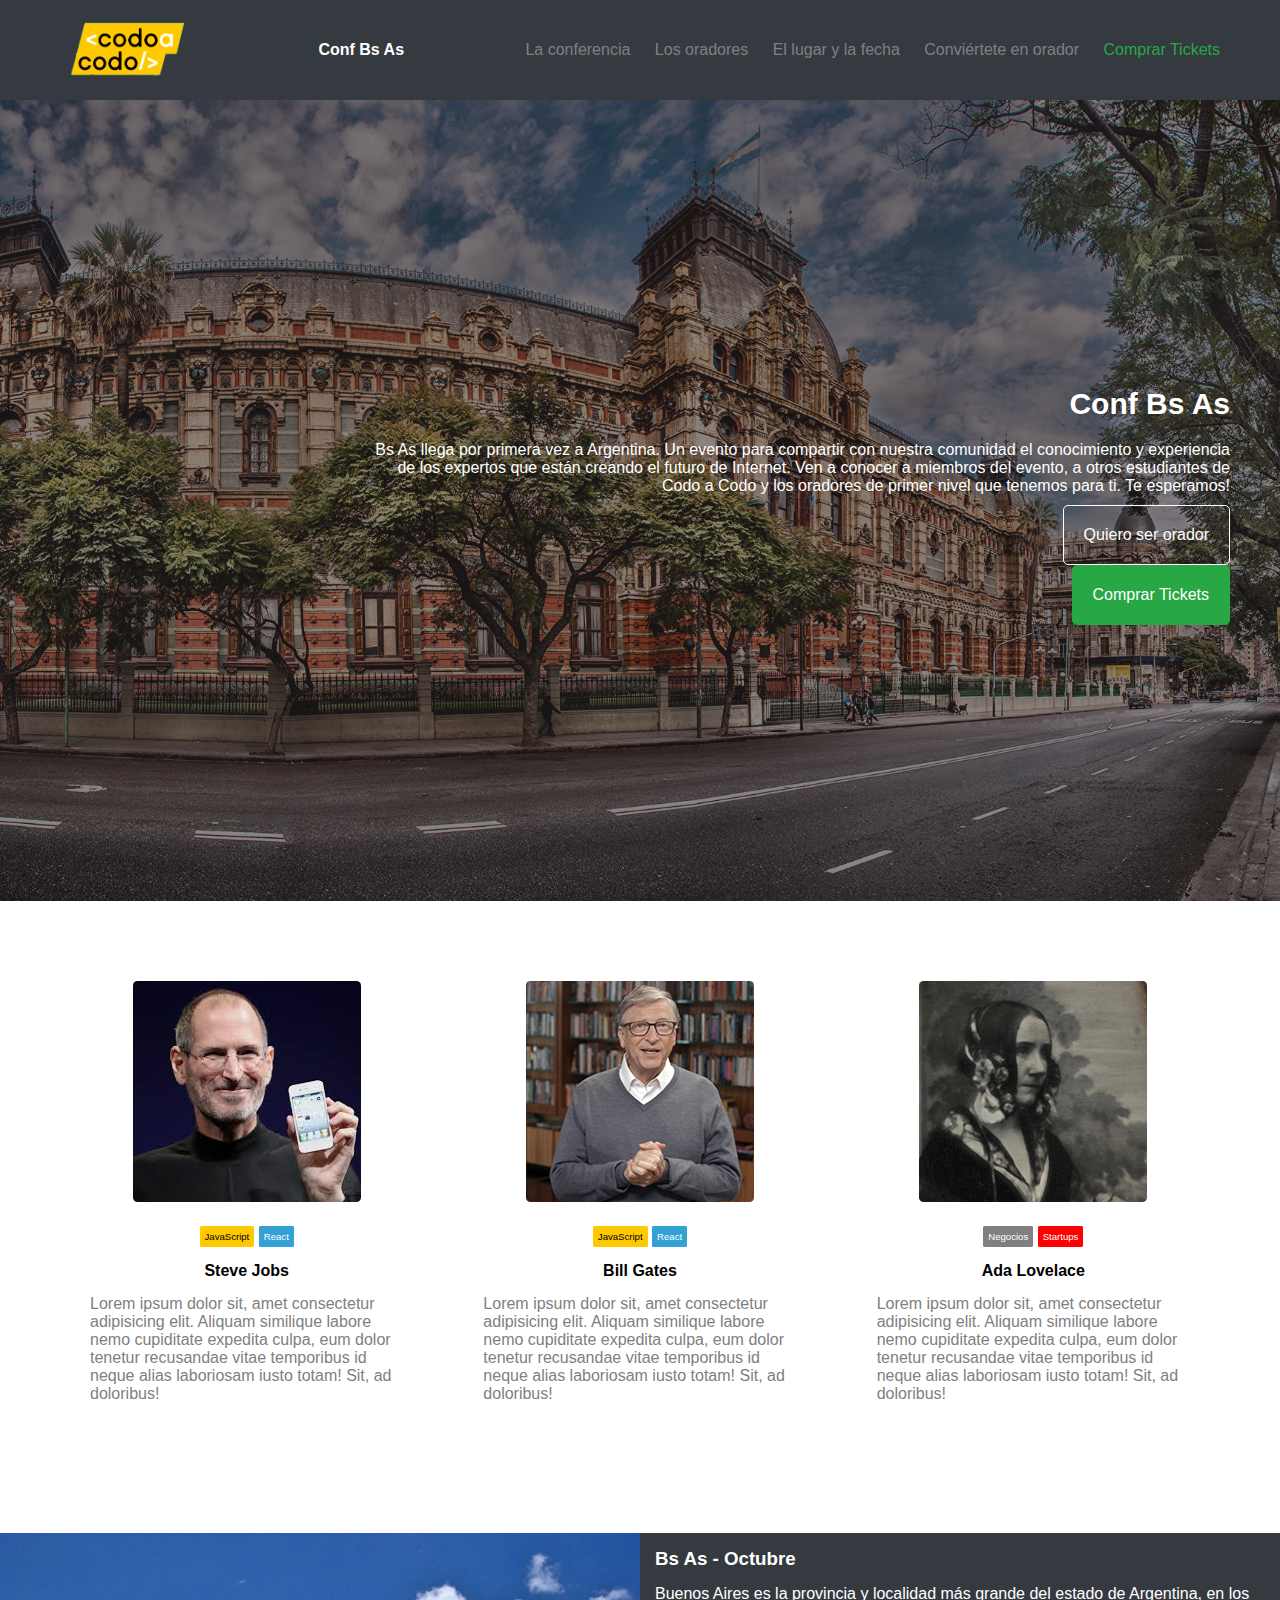
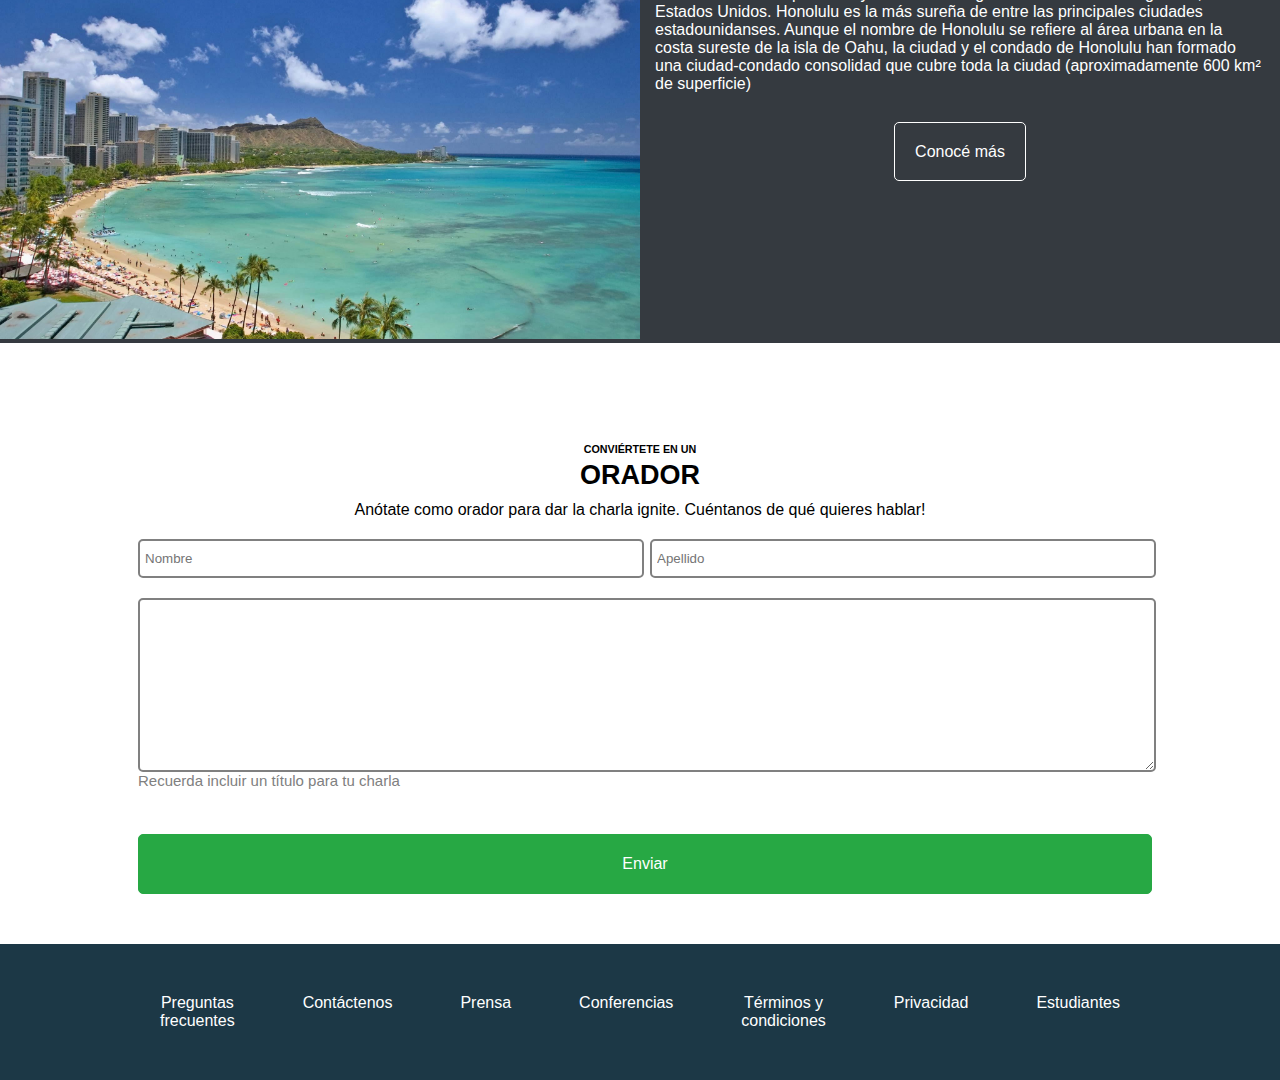
<file: index.html>
<!DOCTYPE html>
<html lang="en">
<head>
    <meta charset="UTF-8">
    <meta http-equiv="X-UA-Compatible" content="IE=edge">
    <meta name="viewport" content="width=device-width, initial-scale=1.0">
    <link rel="stylesheet" href="styles.css">
    <title>Conf Bs As</title>
</head>
<body>
    <!--SECCION MENU-->
    <header>
        <img src="./images/codoacodo.png" alt="logo codo a codo" class="logo">
        <h4>Conf Bs As</h4>
        <input type="checkbox" id="check">
        <label for="check" class="mostrar-menu">
            &#8801
        </label>
        
        <nav class="menu">
            <a href="#conferencia">La conferencia</a>
            <a href="#oradores">Los oradores</a>
            <a href="#lugar-fecha">El lugar y la fecha</a>
            <a href="#conviertete-en-orador">Conviértete en orador</a>
            <a href="tickets.html" style="color: #27a844;">Comprar Tickets</a>
            <label for="check" class="esconder-menu">
                &#215
            </label>
        </nav>
    </header>

    <!--SECCION CONFERENCIA-->
    <section id="conferencia">
        <div class="contenido-conferencia">
            <h3>Conf Bs As</h3>
            <p>Bs As llega por primera vez a Argentina. Un evento para compartir con nuestra comunidad el conocimiento y experiencia de los expertos que están creando el futuro de Internet. Ven a conocer a miembros del evento, a otros estudiantes de Codo a Codo y los oradores de primer nivel que tenemos para ti. Te esperamos!</p>
            <a href="#conviertete-en-orador" class="boton-ser-orador">Quiero ser orador</a>
            <a href="tickets" class="boton-tickets">Comprar Tickets</a>
        </div>
    </section>

    <!--SECCION ORADORES-->
    <section id="oradores">
        <div>
            <img src="./images/steve.jpg" alt="foto Steve Jobs">
            </br>
            <a href="#" class="boton-js">JavaScript</a>
            <a href="#" class="boton-r">React</a>
            <h4>Steve Jobs</h4>
            <p>Lorem ipsum dolor sit, amet consectetur adipisicing elit. Aliquam similique labore nemo cupiditate expedita culpa, eum dolor tenetur recusandae vitae temporibus id neque alias laboriosam iusto totam! Sit, ad doloribus!</p>
        </div>
        <div>
            <img src="./images/bill.jpg" alt="foto Bill Gates">
            </br>
            <a href="#" class="boton-js">JavaScript</a>
            <a href="#" class="boton-r">React</a>
            <h4>Bill Gates</h4>
            <p>Lorem ipsum dolor sit, amet consectetur adipisicing elit. Aliquam similique labore nemo cupiditate expedita culpa, eum dolor tenetur recusandae vitae temporibus id neque alias laboriosam iusto totam! Sit, ad doloribus!</p>
        </div>
        <div>
            <img src="./images/ada.jpeg" alt="foto Ada Lovelace">
            </br>
            <a href="#" class="boton-negocios">Negocios</a>
            <a href="#"class="boton-start">Startups</a>
            <h4>Ada Lovelace</h4>
            <p>Lorem ipsum dolor sit, amet consectetur adipisicing elit. Aliquam similique labore nemo cupiditate expedita culpa, eum dolor tenetur recusandae vitae temporibus id neque alias laboriosam iusto totam! Sit, ad doloribus!</p>
        </div>
    </section>

    <!--SECCION LUGAR Y FECHA-->
    <section id="lugar-fecha">
        <div>
            <img src="./images/honolulu.jpg" alt="foto de Honolulu">
        </div>
        <div>
            <h3>Bs As - Octubre</h3>
            <p>Buenos Aires es la provincia y localidad más grande del estado de Argentina, en los Estados Unidos. Honolulu es la más sureña de entre las principales ciudades estadounidanses. Aunque el nombre de Honolulu se refiere al área urbana en la costa sureste de la isla de Oahu, la ciudad y el condado de Honolulu han formado una ciudad-condado consolidad que cubre toda la ciudad (aproximadamente 600 km² de superficie)</p>
            <a href="#lugar-fecha" class="boton-lugar-fecha">Conocé más</a>
        </div>
    </section>
    
    <!--SECCION CONVIERTETE EN ORADOR-->
    <section id="conviertete-en-orador">
        <h6>CONVIÉRTETE EN UN</h6>
        <h1>ORADOR</h1>
        <P>Anótate como orador para dar la charla ignite. Cuéntanos de qué quieres hablar!</P>
        <form action="#">
            <div class="datos-form">
                <div class="nombre">
                    <input type="text" name="nombre" id="nombre" placeholder="Nombre">
                </div>
                <div class="apellido">
                    <input type="text" name="apellido" id="apellido" placeholder="Apellido">
                </div>
            </div>
            <div class="tema">
                <textarea name="tema" id="tema" cols="30" rows="10" placeholder="Sobre qué quieres hablar?">
                </textarea>
                <label for="titulo">Recuerda incluir un título para tu charla</label>
            </div>
            <div class="boton-form">
                <a href="#" class="boton-tickets">Enviar</a>
            </div>
        </form>
    </section>

    <!--FOOTER FONDO DE WEB-->
    <section id="footer">
        <div class="contenido-footer">
            <a href="#Preguntas-frecuentes">Preguntas <br>frecuentes</a>
            <a href="#Contactenos">Contáctenos</a>
            <a href="#Prensa">Prensa</a>
            <a href="#Conferencias">Conferencias</a>
            <a href="#Terminos-y-condiciones">Términos y <br>condiciones</a>
            <a href="#Privacidad">Privacidad</a>
            <a href="#Estudiantes">Estudiantes</a>
        </div>
    </section>
</body>
</html>
</file>
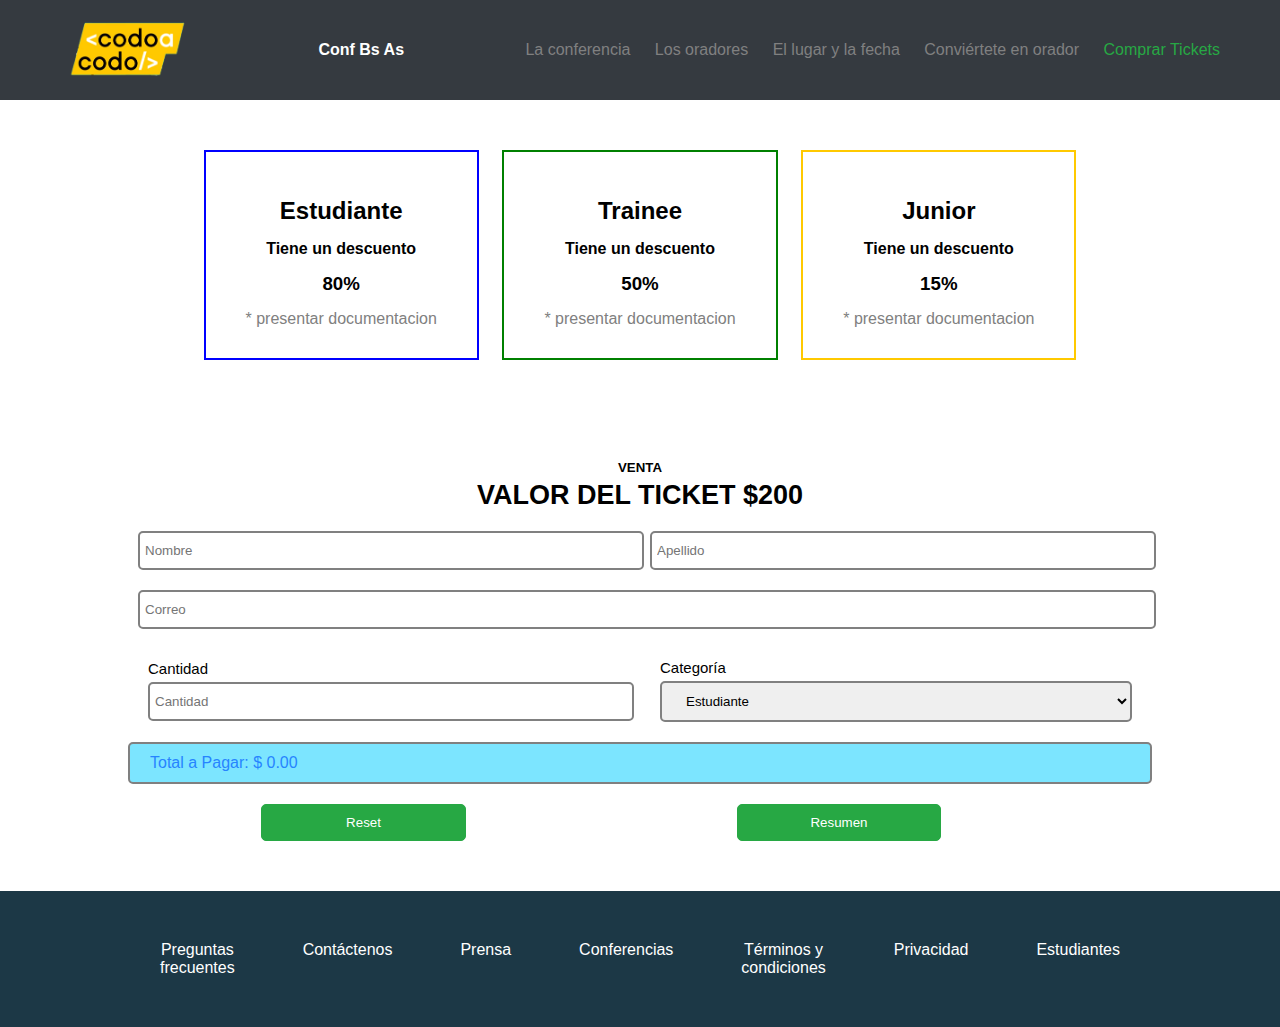
<file: tickets.html>
<!DOCTYPE html>
<html lang="en">
<head>
    <meta charset="UTF-8">
    <meta http-equiv="X-UA-Compatible" content="IE=edge">
    <meta name="viewport" content="width=device-width, initial-scale=1.0">
    <link rel="stylesheet" href="styles.css">
    <title>tickets</title>
</head>
<body>
    <!--SECCION MENU-->
    <header>
        <img src="./images/codoacodo.png" alt="logo codo a codo" class="logo">
        <h4>Conf Bs As</h4>
        <input type="checkbox" id="check">
        <label for="check" class="mostrar-menu">
            &#8801
        </label>
        
        <nav class="menu">
            <a href="index.html">La conferencia</a>
            <a href="index.html">Los oradores</a>
            <a href="index.html">El lugar y la fecha</a>
            <a href="index.html">Conviértete en orador</a>
            <a href="tickets.html" style="color: #27a844;">Comprar Tickets</a>
            <label for="check" class="esconder-menu">
                &#215
            </label>
        </nav>
    </header>

    <!--SECCION PROMOCIONES-->
    <section id="promociones">
        <div class="border1">
            <h2>Estudiante</h2>
            <h4>Tiene un descuento</h4>
            <h3>80%</h3>
            <p>* presentar documentacion</p>
        </div>
        <div class="border2">
            <h2>Trainee</h2>
            <h4>Tiene un descuento</h4>
            <h3>50%</h3>
            <p>* presentar documentacion</p>
        </div>
        <div class="border3">
            <h2>Junior</h2>
            <h4>Tiene un descuento</h4>
            <h3>15%</h3>
            <p>* presentar documentacion</p>
        </div>
    </section>

    <!--TICKETS-->
    <section id="tickets">
        <h5>VENTA</h5>
        <h1>VALOR DEL TICKET $200</h1>
        <form action="#">
            <div class="datos-tickets">
                <div class="nombre">
                    <input type="text" name="nombre" id="nombre" placeholder="Nombre">
                </div>
                <div class="apellido">
                    <input type="text" name="apellido" id="apellido" placeholder="Apellido">
                </div>
            </div>
            <div class="correo">
                <input type="text" name="mail" id="correo" placeholder="Correo">
                </textarea>
            </div>
            <div class="datos-tickets">
                <div class="cantidad">
                        <div class="flex-fill p-2 col-6">
                            <label for="cantidad">Cantidad</label>
                            <input type="number" min="1" class="form-control" id="cantidad" placeholder="Cantidad" name="cantidad">
                        </div>
                </div>
                <div>
                    <div class="categoria">
                        <label for="titulo" class="form-label">Categoría</label>
                        <select class="form-control form-select" name="categoria" id="categoria" placeholder="Categoria">
                            <option>Estudiante</option>
							<option>Trainee</option>
							<option>Junior</option>
                        </select>
                    </div>
                </div>
            </div>

            <div class="total_a_pagar">
                    Total a Pagar: $
                    <span id="total_a_pagar">0.00</span>
            </div>
            <div>
                <div class="borrarResumen">
                    <input type="reset" class="form-control btn btn-success" id="borrar" placeholder="Borrar" name="borrar">
                    <button type="button" class="form-control btn btn-success" id="resumen" name="resumen">Resumen</button>
                </div>
            </div>
        </form>
    </section>

    <!--FOOTER FONDO DE WEB-->
    <section id="footer">
        <div class="contenido-footer">
            <a href="#Preguntas-frecuentes">Preguntas <br>frecuentes</a>
            <a href="#Contactenos">Contáctenos</a>
            <a href="#Prensa">Prensa</a>
            <a href="#Conferencias">Conferencias</a>
            <a href="#Terminos-y-condiciones">Términos y <br>condiciones</a>
            <a href="#Privacidad">Privacidad</a>
            <a href="#Estudiantes">Estudiantes</a>
        </div>
    </section>

    <script src="myScript.js"></script>
</body>
</html>
</file>
<file: styles.css>
/* RESET */
*{
    margin: 0;
    padding: 0;
    font-family: Verdana, Geneva, Tahoma, sans-serif; /*cambiar si me pinta*/
}

/* HEADER */
header{
    height: 100px;
    background: #353a40;
    padding: 0px 50px;
    display: flex;
    justify-content: space-between;
    align-items: center;
}
header img{
    height: 10vh;
}
header h4{
    color: white;
}
.menu a{
    color: gray;
    text-decoration: none;
    padding: 0px 10px;
    transition: 0.4s;
}
.mostrar-menu,
.esconder-menu{
    font-size: 30px;
    cursor: pointer;
    display: none;
    transition: 0.4s;
}
.mostrar-menu{
    order: 1;
}
.menu a:hover,
.mostrar-menu:hover,
.esconder-menu:hover{
    color: white;
}

#check{
    display: none;
}

/*CONFERENCIA*/
#conferencia{
    padding: 0px 50px;
    background-image: url(./images/ba1.jpg);
    height: 89vh;
    background-size: cover;
    background-position: center;
}
#conferencia::before{
    content:'';
    background: rgba(44, 35, 35, 0.562);
    position: absolute;
    width: 100%;
    height: 89vh;
    left: 0;
}
.contenido-conferencia{
    position: relative;
    color: white;
    height: 100%;
    display: flex;
    flex-direction: column;
    justify-content: center;
}
.contenido-conferencia h3{
    font-size: 30px;
    padding: 10px 0px;
    text-align: end;
}
.contenido-conferencia p{
    padding: 10px 0px;
    text-align: end;
    margin-left: 25vw;
}
.boton-ser-orador{
    padding: 10px 0px;
    display: inline-block;
    color: white;
    text-decoration: none;
    border: 1px solid white;
    padding: 20px 20px;
    border-radius: 5px;
    align-self: flex-end;
    transition: all 0.4s;
}
.boton-tickets{
    padding: 10px 0px;
    display: inline-block;
    background-color: #27a844;
    border: 1px solid #27a844;
    color: white;
    text-decoration: none;
    padding: 20px 20px;
    border-radius: 5px;
    align-self: flex-end;
    transition: all 0.4s;
}

.boton-ser-orador:hover{
    border: 1px solid gray;

}
.boton-tickets:hover{
    background: none;
    border: 1px solid gray;
}

/*ORADORES*/
#oradores{
    padding: 50px 50px;
    display: flex;
    justify-content: center;
    text-align: center;
}
#oradores img{
    border-radius: 2%;
    
}
#oradores div{
    padding: 30px 40px;
}
#oradores div h4{
    margin: 15px 0px;
}
#oradores div p{
    text-align: left;
    color: gray;
}
.boton-js{
    margin-top: 20px;
    font-size: 60%;
    display: inline-block;
    text-decoration: none;
    color: black;
    background-color: #ffc900;
    border-radius: 5%;
    padding: 5px;
}
.boton-r{
    margin-top: 20px;
    font-size: 60%;
    display: inline-block;
    text-decoration: none;
    color: white;
    background-color: #33a1d4;
    border-radius: 5%;
    padding: 5px;
}
.boton-negocios{
    margin-top: 20px;
    font-size: 60%;
    display: inline-block;
    text-decoration: none;
    color: white;
    background-color: gray;
    border-radius: 5%;
    padding: 5px;
}
.boton-start{
    margin-top: 20px;
    font-size: 60%;
    display: inline-block;
    text-decoration: none;
    color: white;
    background-color: red;
    border-radius: 5%;
    padding: 5px;
}

/*LUGAR Y FECHA*/
#lugar-fecha{
    padding: 50px 0;
    display: flex;
    justify-content: center;
    text-align: center;
}
#lugar-fecha img{
    width: 50vw;
}
#lugar-fecha div{
    background: #353a40;
}
#lugar-fecha div h3{
    margin: 15px  0px;
    padding: 0px 15px;
    text-align: left;
    color: white;
}
#lugar-fecha div p{
    margin: 0px 0px 50px 0px;
    padding: 0px 15px;
    text-align: left;
    color: white;
}
.boton-lugar-fecha{
    margin: 50px;
    padding: 20px 20px;
    color: white;
    text-decoration: none;
    border: 1px solid white;
    border-radius: 5px;
    align-self: baseline;
    transition: all 0.4s;
}
.boton-lugar-fecha:hover{
    border: 1px solid gray;
}

/*CONVIERTETE EN ORADOR*/
#conviertete-en-orador{
    padding: 50px 0px;
}
#conviertete-en-orador h6{
    text-align: center;
    margin-bottom: 5px;
}
#conviertete-en-orador h1{
    text-align: center;
    font-size: 27px;
    margin-bottom: 10px;
}
#conviertete-en-orador p{
    text-align: center;
    margin-bottom: 10px;
}
#conviertete-en-orador form{
    max-width: 80%;
    margin: 0px auto;
}
.datos-form{
    display: flex;
}
.datos-form div{
    padding: 10px;
    flex: 1;
}
form label{
    display: block;
    margin-bottom: 35px;
    font-size: 15px;
}
form input,
form textarea{
    border-radius: 5px;
    border: 2px solid gray;
    padding: 10px 5px;
    outline: 0;
    width: 100%;
}
form input:focus,
form textarea:focus{
    border-color: black;
    box-shadow: 0px 0px 0px 1px black;
}
.tema{
    display: flex;
    flex-direction: column;
    padding: 10px;
}
#conviertete-en-orador label{
    color: gray;
}
.boton-form .boton-tickets{
    display: block;
    text-align: center;
    margin-left: 10px;
}
.boton-form .boton-tickets:hover{
    color: gray;
}

/*PROMOCIONES*/
#promociones{
    padding: 50px 50px;
    display: flex;
    justify-content: center;
    text-align: center;
}
#promociones div{
    padding: 30px 40px;
}
#promociones div h2{
    margin: 15px 0px;
}
#promociones div h3{
    margin: 15px 0px;
}
#promociones div h4{
    margin: 15px 0px;
}
#promociones .border1{
    border: 2px solid blue;
    margin: 0px 1%;
}
#promociones .border2{
    border: 2px solid green;
    margin: 0px 1%;
}
#promociones .border3{
    border: 2px solid #ffc900;
    margin: 0px 1%;
}
#promociones div p{
    text-align: left;
    color: gray;
}
/*TICKETS.HTML*/
#tickets{
    padding: 50px 0px;
}
#tickets h5{
    text-align: center;
    margin-bottom: 5px;
}
#tickets h1{
    text-align: center;
    font-size: 27px;
    margin-bottom: 10px;
}
#tickets p{
    text-align: center;
    margin-bottom: 10px;
}
#tickets form{
    max-width: 80%;
    margin: 0px auto;
}
.datos-tickets{
    display: flex;
}
.datos-tickets div{
    padding: 10px;
    flex: 1;
}
.correo{
    display: flex;
    flex-direction: column;
    padding: 10px;
}
.cantidad{
    margin-top: 1px;
    display: flex;
    flex-direction: column;
    padding: 10px;
}
.categoria select{
    width: 100%;
    padding: 10px 20px;
    display: inline-block;
    flex-direction: column;
    border: 2px solid gray;
    border-radius: 5px;
    box-sizing: border-box;
}
.total_a_pagar{
    background-color: rgb(124, 229, 255);
    color: rgb(38, 132, 255);
    width: 100%;
    padding: 10px 20px;
    display: inline-block;
    flex-direction: column;
    border: 2px solid gray;
    border-radius: 5px;
    box-sizing: border-box;
    margin-bottom: 20px;
}
.datos-tickets label{
    margin-bottom: 5px;
}
boton-formjsint{
    padding: 100%
}
input[type=reset]{
    position: relative;
    width: 20%;
    margin: 0 13%;
    padding: 10px 50px;
    display: inline-block;
    background-color: #27a844;
    border: 1px solid #27a844;
    color: white;
    border-radius: 5px;
    align-self: flex-end;
    transition: all 0.4s;
}
#resumen{
    position: relative;
    width: 20%;
    margin: 0 13%;
    padding: 10px 50px;
    display: inline-block;
    background-color: #27a844;
    border: 1px solid #27a844;
    color: white;
    border-radius: 5px;
    align-self: flex-end;
    transition: all 0.4s;
}
input[type=reset]:hover{
    color: gray;
    border: 1px solid gray;
    background: white;
}
#resumen:hover{
    color: gray;
    border: 1px solid gray;
    background: white;
}

/*FOOTER*/
#footer{
    padding: 50px 150px;
    background: #1c3846;
}
.contenido-footer{
    padding: 0px 10px;
    display: flex;
    justify-content: space-between;
    text-align: center;
}
.contenido-footer div{
    flex: 1;
    margin: 20px 0px;
}
.contenido-footer a{
    text-decoration: none;
    color: white;
    transition: all 0.4s;

}
.contenido-footer a:hover{
    color: gray;
}

/*RESPONSIVE*/
@media(max-width: 1048px){
    /*HEADER*/
    .mostrar-menu,
    .esconder-menu{
        display: block;
    }
    .menu{
        position: fixed;
        width: 100%;
        height: 100vh; /*viewport height stupid*/
        background: #2d2d3d;
        right: -100%;
        top: 0;
        text-align: center;
        padding: 100px 0px;
        z-index: 100;
        transition: 0.8s;
    }
    .menu a{
        display: block;
        padding: 20px;
    }
    .esconder-menu{
        position: absolute;
        top: 40px;
        right: 40px;
    }
    #check:checked ~.menu{
        right: 0;
    }

    /*ORADORES*/
    #oradores{
        flex-direction: column;
    }
    

    /*LUGAR Y FECHA*/
    #lugar-fecha{
    flex-direction: column;
    }
    #lugar-fecha img{
        width: 100vw;
    }

    /*CONVIERTETE EN ORADOR*/
    .datos-form{
        flex-direction: column;
    }

        /*PROMOCIONES*/
        #promociones{
            flex-direction: column;
        }
    
        /*TICKETS*/
        .datos-tickets{
            flex-direction: column;
        }
        input[type=reset], #resumen{
            flex-direction: column;
        }

    /*FOOTER*/
    #footer{
        display: block;
    }
    .contenido-footer{
        flex-direction: column;
    }
    .contenido-footer a{
        padding: 10px;
    }
}
</file>
